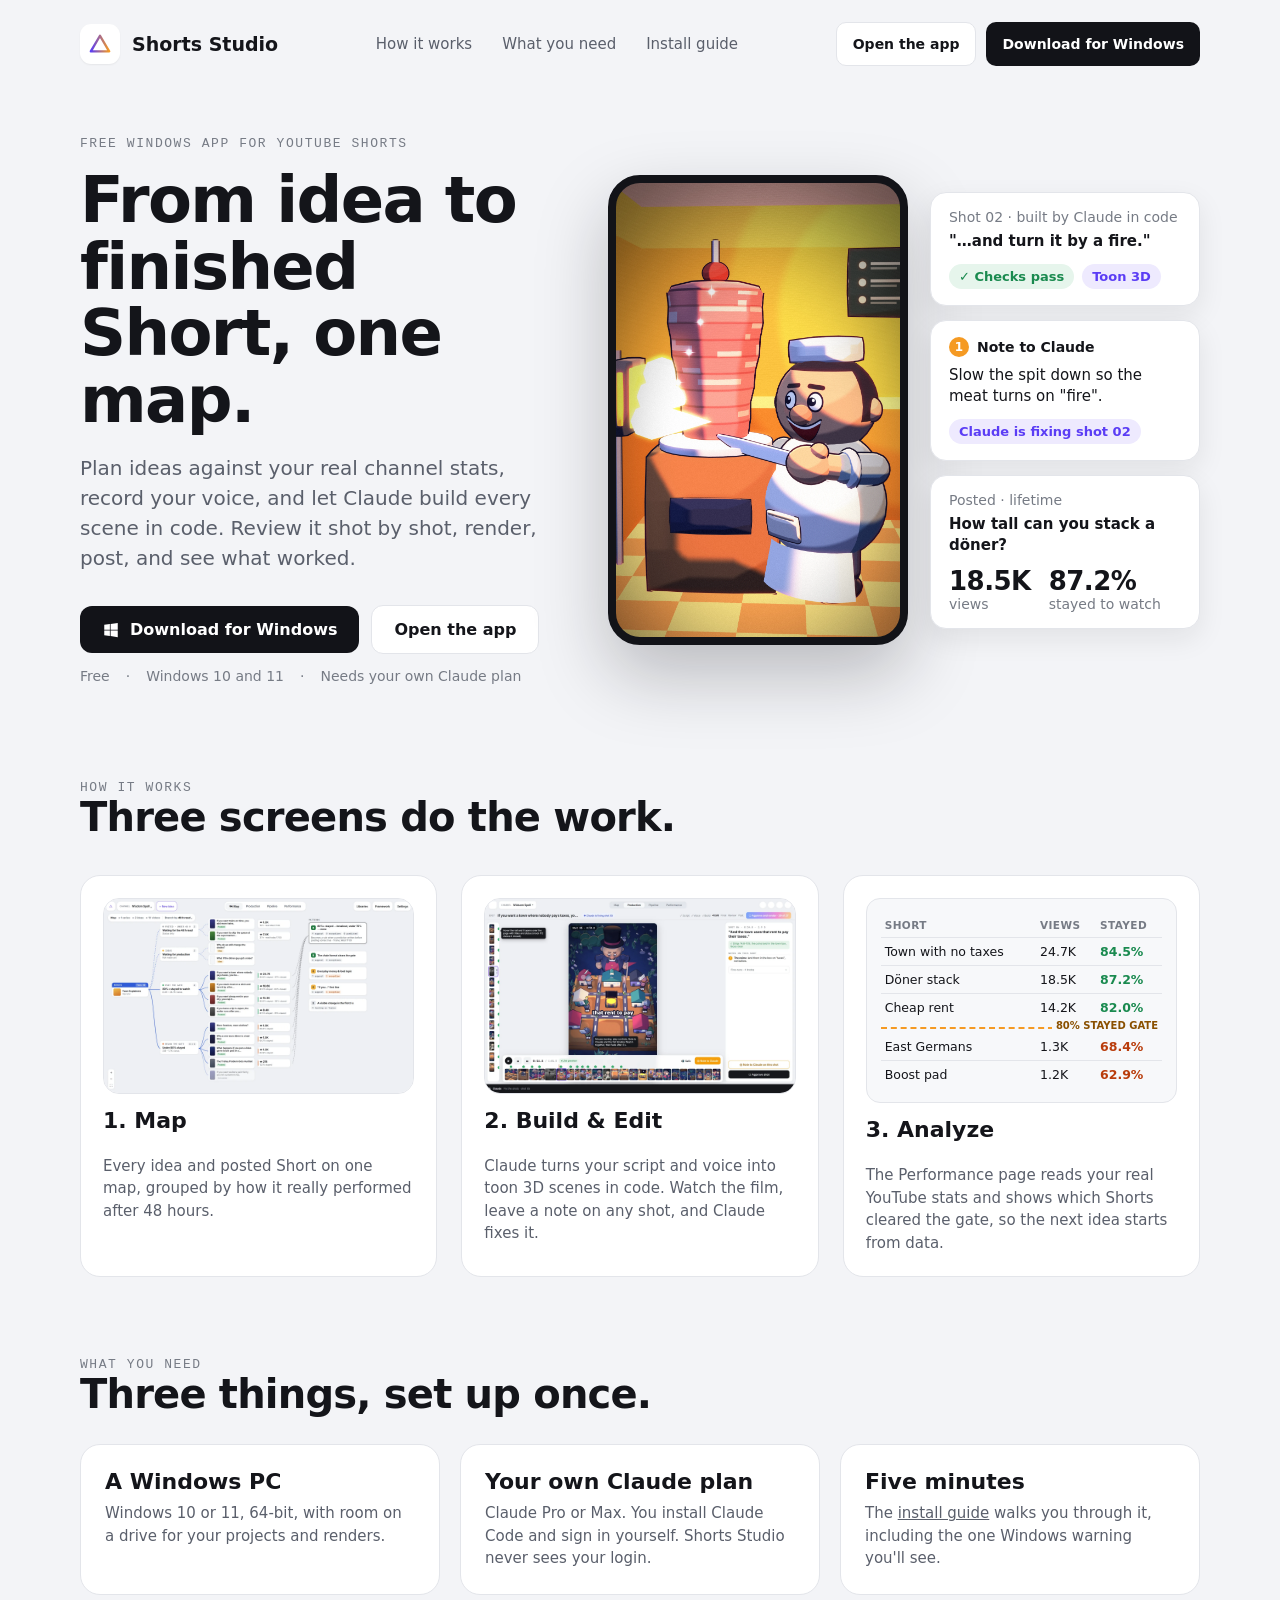
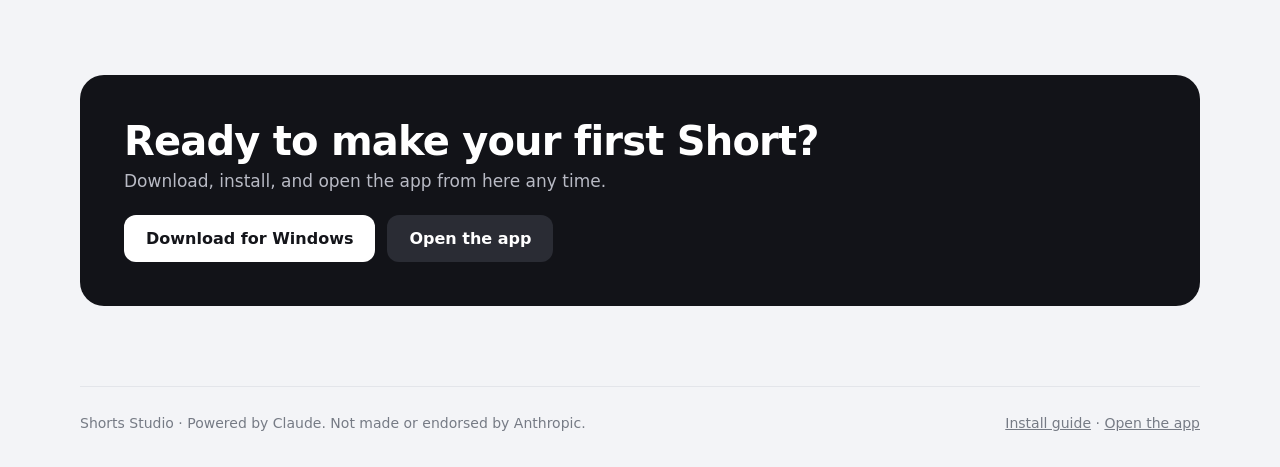
<file: index.html>
<!doctype html>
<html lang="en">
<head>
<meta charset="utf-8">
<meta name="viewport" content="width=device-width, initial-scale=1">
<title>Shorts Studio · Make YouTube Shorts with Claude</title>
<meta name="description" content="Shorts Studio is a free Windows app for YouTube Shorts. Plan ideas against your real channel stats, let Claude build toon 3D scenes in code, review shot by shot, render and post.">
<link rel="icon" href="assets/img/logo.svg" type="image/svg+xml">
<link rel="stylesheet" href="assets/style.css">
</head>
<body data-page="landing">
<div class="wrap">
<nav>
 <a class="brand" href="index.html"><span class="logo"><img src="assets/img/logo.svg" width="22" height="22" alt=""></span>Shorts Studio</a>
 <div class="links"><a href="#how">How it works</a><a href="#need">What you need</a><a href="install.html">Install guide</a></div>
 <div class="nav-cta"><a class="btn ghost sm" href="connect.html">Open the app</a><a class="btn primary sm" href="install.html?dl=1">Download for Windows</a></div>
</nav>

<main>
<section class="hero">
 <div>
  <div class="eyebrow">Free Windows app for YouTube Shorts</div>
  <h1>From idea to finished Short, one map.</h1>
  <p class="lead">Plan ideas against your real channel stats, record your voice, and let Claude build every scene in code. Review it shot by shot, render, post, and see what worked.</p>
  <div class="cta">
   <a class="btn primary" href="install.html?dl=1"><svg width="18" height="18" viewBox="0 0 24 24" fill="#fff" aria-hidden="true"><path d="M3 5l7.5-1v7.5H3zM11.5 3.9L21 2.5v9H11.5zM3 12.5h7.5V20L3 19zM11.5 12.5H21v9l-9.5-1.4z"/></svg>Download for Windows</a>
   <a class="btn ghost" href="connect.html">Open the app</a>
  </div>
  <div class="meta small"><span>Free</span><span>·</span><span>Windows 10 and 11</span><span>·</span><span>Needs your own Claude plan</span></div>
 </div>
 <div class="stage">
  <div class="phone"><img src="assets/img/doner.webp" alt="A toon 3D döner chef turning a tall meat spit by a fire, a frame from a Short built in Shorts Studio"></div>
  <div class="side">
   <div class="float"><div class="small" style="margin-bottom:6px">Shot 02 · built by Claude in code</div><div class="fb" style="font-weight:700">"…and turn it by a fire."</div><div class="fx"><span class="pill green">✓ Checks pass</span><span class="pill violet">Toon 3D</span></div></div>
   <div class="float"><div class="fh"><span class="dot">1</span>Note to Claude</div><div class="fb">Slow the spit down so the meat turns on "fire".</div><div class="fx"><span class="pill violet">Claude is fixing shot 02</span></div></div>
   <div class="float"><div class="small" style="margin-bottom:6px">Posted · lifetime</div><div class="fb" style="font-weight:700;margin-bottom:10px">How tall can you stack a döner?</div><div style="display:flex;gap:18px"><div><div class="big">18.5K</div><div class="small">views</div></div><div><div class="big">87.2%</div><div class="small">stayed to watch</div></div></div></div>
  </div>
 </div>
</section>

<section id="how" style="margin-top:56px">
 <div class="eyebrow">How it works</div>
 <h2>Three screens do the work.</h2>
 <div class="steps">
  <div class="card step"><div class="shot"><img src="assets/img/map.webp" alt="The Map: ideas and posted Shorts grouped by how they performed after 48 hours" loading="lazy"></div><h3>1. Map</h3><p>Every idea and posted Short on one map, grouped by how it really performed after 48 hours.</p></div>
  <div class="card step"><div class="shot"><img src="assets/img/edit.webp" alt="The editor: a toon 3D shot, the shot rail and a note to Claude" loading="lazy"></div><h3>2. Build &amp; Edit</h3><p>Claude turns your script and voice into toon 3D scenes in code. Watch the film, leave a note on any shot, and Claude fixes it.</p></div>
  <div class="card step"><div class="perf" role="table" aria-label="Example performance table">
   <div class="r h" role="row"><span>Short</span><span>Views</span><span>Stayed</span></div>
   <div class="r" role="row"><span>Town with no taxes</span><span>24.7K</span><span class="g">84.5%</span></div>
   <div class="r" role="row"><span>Döner stack</span><span>18.5K</span><span class="g">87.2%</span></div>
   <div class="r last" role="row"><span>Cheap rent</span><span>14.2K</span><span class="g">82.0%</span></div>
   <div class="gate"><span>80% STAYED GATE</span></div>
   <div class="r" role="row"><span>East Germans</span><span>1.3K</span><span class="b">68.4%</span></div>
   <div class="r last" role="row"><span>Boost pad</span><span>1.2K</span><span class="b">62.9%</span></div>
  </div><h3>3. Analyze</h3><p>The Performance page reads your real YouTube stats and shows which Shorts cleared the gate, so the next idea starts from data.</p></div>
 </div>
</section>

<section id="need" style="margin-top:80px">
 <div class="eyebrow">What you need</div>
 <h2>Three things, set up once.</h2>
 <div class="need">
  <div class="card"><h3>A Windows PC</h3><p>Windows 10 or 11, 64-bit, with room on a drive for your projects and renders.</p></div>
  <div class="card"><h3>Your own Claude plan</h3><p>Claude Pro or Max. You install Claude Code and sign in yourself. Shorts Studio never sees your login.</p></div>
  <div class="card"><h3>Five minutes</h3><p>The <a href="install.html">install guide</a> walks you through it, including the one Windows warning you'll see.</p></div>
 </div>
</section>

<div class="band">
 <div><h2 style="margin:0;color:#fff">Ready to make your first Short?</h2><p>Download, install, and open the app from here any time.</p></div>
 <div class="cta" style="margin:0"><a class="btn" style="background:#fff;color:var(--ink)" href="install.html?dl=1">Download for Windows</a><a class="btn" style="background:#2A2C34;color:#fff" href="connect.html">Open the app</a></div>
</div>
</main>

<footer><span>Shorts Studio · Powered by Claude. Not made or endorsed by Anthropic.</span><span><a href="install.html">Install guide</a> · <a href="connect.html">Open the app</a></span></footer>
</div>
<script src="assets/site.js"></script>
</body>
</html>
</file>
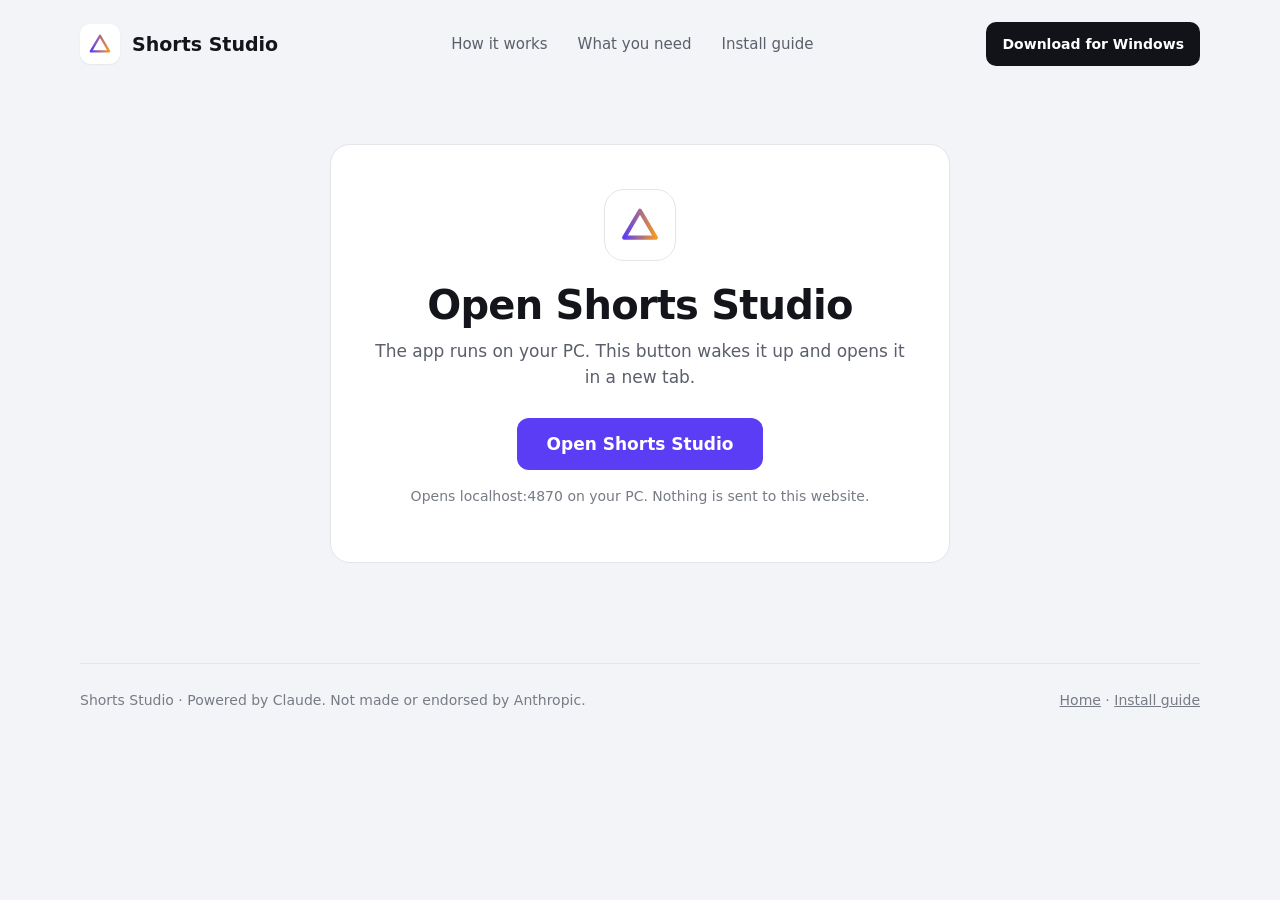
<file: connect.html>
<!doctype html>
<html lang="en">
<head>
<meta charset="utf-8">
<meta name="viewport" content="width=device-width, initial-scale=1">
<title>Open Shorts Studio</title>
<meta name="description" content="Open the Shorts Studio app installed on your Windows PC.">
<link rel="icon" href="assets/img/logo.svg" type="image/svg+xml">
<link rel="stylesheet" href="assets/style.css">
</head>
<body data-page="connect">
<div class="wrap">
<nav>
 <a class="brand" href="index.html"><span class="logo"><img src="assets/img/logo.svg" width="22" height="22" alt=""></span>Shorts Studio</a>
 <div class="links"><a href="index.html#how">How it works</a><a href="index.html#need">What you need</a><a href="install.html">Install guide</a></div>
 <div class="nav-cta"><a class="btn primary sm" href="install.html?dl=1">Download for Windows</a></div>
</nav>

<main class="center">
 <div class="card box" aria-live="polite">
  <div class="appicon"><img src="assets/img/logo.svg" width="38" height="38" alt=""></div>

  <div id="state-ready">
   <h2>Open Shorts Studio</h2>
   <p class="lead" style="font-size:17px">The app runs on your PC. This button wakes it up and opens it in a new tab.</p>
   <div style="margin-top:28px"><button type="button" class="btn violet" style="padding:16px 30px;font-size:17px" data-open-app>Open Shorts Studio</button></div>
   <p class="small" style="margin-top:18px">Opens localhost:4870 on your PC. Nothing is sent to this website.</p>
  </div>

  <div id="state-opening" class="hidden">
   <h2>Opening Shorts Studio…</h2>
   <p class="lead" style="font-size:17px">Your browser asks once whether this site may open the app. Tick "Always allow" so next time it opens straight away.</p>
   <div style="margin-top:28px"><span class="pill violet" style="font-size:15px;padding:10px 16px"><span class="spin"></span>Waiting for the app</span></div>
  </div>

  <div id="state-opened" class="hidden">
   <h2>Shorts Studio is open</h2>
   <p class="lead" style="font-size:17px">Look for the new tab at localhost:4870. You can close this page.</p>
   <div style="margin-top:28px"><button type="button" class="btn ghost" data-open-app>Open it again</button></div>
  </div>
 </div>

 <div id="help" class="hidden" style="width:100%;max-width:620px">
  <div class="card" style="margin-top:18px;padding:22px 26px;display:flex;gap:18px;align-items:center;justify-content:space-between;flex-wrap:wrap;border-color:#F3D2A2;background:#FFF8EE">
   <div><h3 style="font-size:18px;margin:0 0 4px">Nothing happened?</h3><p class="small" style="margin:0;color:var(--sub)">Shorts Studio is probably not installed on this PC yet.</p></div>
   <div style="display:flex;gap:10px;flex-wrap:wrap"><a class="btn primary sm" href="install.html?dl=1">Download for Windows</a><button type="button" class="btn ghost sm" data-open-app>Try again</button></div>
  </div>
  <div class="tips">
   <div class="card"><b>Clicked Cancel by mistake?</b>Press Try again and choose Open Shorts Studio in the browser box.</div>
   <div class="card"><b>Already installed?</b>Open it from the Start menu or the tray icon. Shorts Studio runs on Windows 10 and 11 only.</div>
  </div>
 </div>
</main>

<footer><span>Shorts Studio · Powered by Claude. Not made or endorsed by Anthropic.</span><span><a href="index.html">Home</a> · <a href="install.html">Install guide</a></span></footer>
</div>
<script src="assets/site.js"></script>
</body>
</html>
</file>
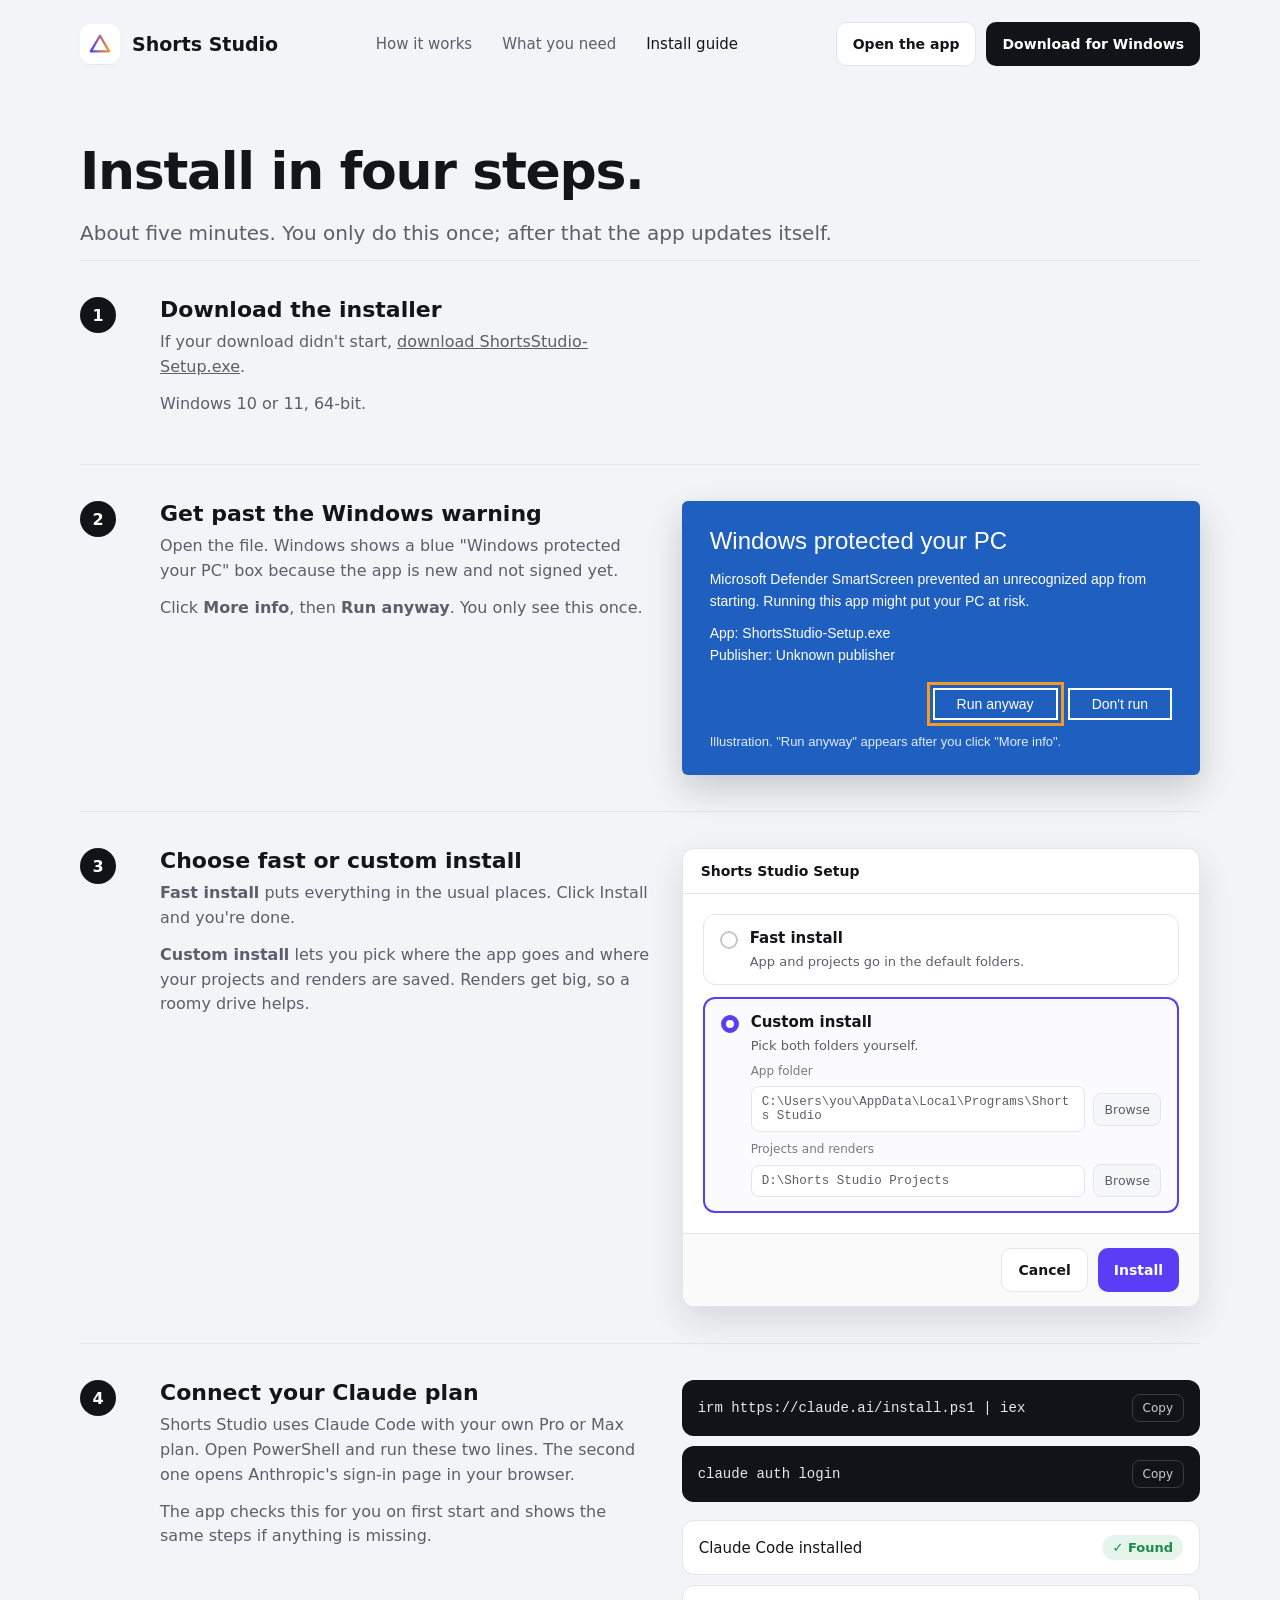
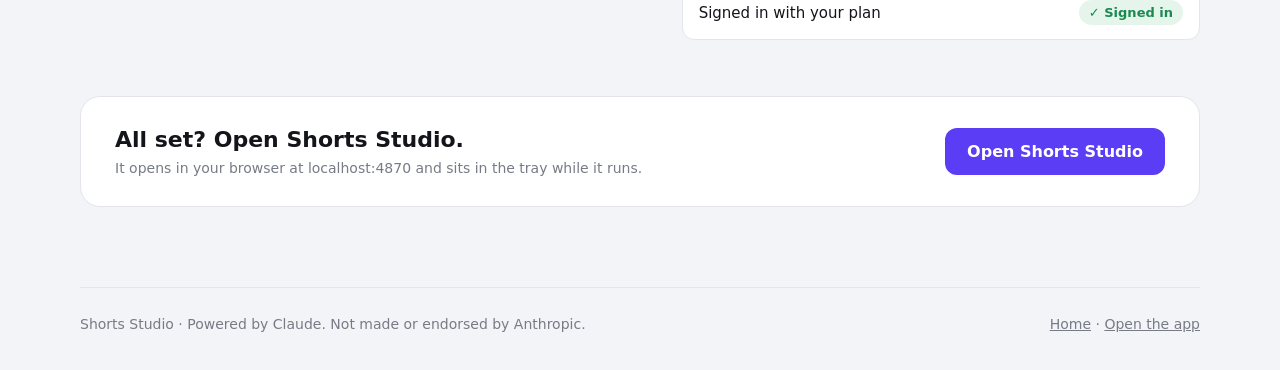
<file: install.html>
<!doctype html>
<html lang="en">
<head>
<meta charset="utf-8">
<meta name="viewport" content="width=device-width, initial-scale=1">
<title>Install guide · Shorts Studio</title>
<meta name="description" content="Install Shorts Studio on Windows in four steps: download, get past the Windows warning, choose fast or custom install, and connect Claude Code.">
<link rel="icon" href="assets/img/logo.svg" type="image/svg+xml">
<link rel="stylesheet" href="assets/style.css">
</head>
<body data-page="install">
<div class="wrap">
<nav>
 <a class="brand" href="index.html"><span class="logo"><img src="assets/img/logo.svg" width="22" height="22" alt=""></span>Shorts Studio</a>
 <div class="links"><a href="index.html#how">How it works</a><a href="index.html#need">What you need</a><a href="install.html" aria-current="page">Install guide</a></div>
 <div class="nav-cta"><a class="btn ghost sm" href="connect.html">Open the app</a><a class="btn primary sm" data-download href="#">Download for Windows</a></div>
</nav>

<main>
<div class="head">
 <span id="dl-note" class="pill green hidden">✓ ShortsStudio-Setup.exe is downloading</span>
 <h1 style="font-size:52px">Install in four steps.</h1>
 <p class="lead">About five minutes. You only do this once; after that the app updates itself.</p>
</div>

<div class="row">
 <div class="num">1</div>
 <div><h3>Download the installer</h3><p>If your download didn't start, <a data-download href="#">download ShortsStudio-Setup.exe</a>.</p><p class="small">Windows 10 or 11, 64-bit.</p></div>
 <div></div>
</div>

<div class="row">
 <div class="num">2</div>
 <div><h3>Get past the Windows warning</h3><p>Open the file. Windows shows a blue "Windows protected your PC" box because the app is new and not signed yet.</p><p>Click <b>More info</b>, then <b>Run anyway</b>. You only see this once.</p></div>
 <figure class="ss" style="margin:0" aria-label="Illustration of the Windows warning box">
  <h4>Windows protected your PC</h4>
  <p>Microsoft Defender SmartScreen prevented an unrecognized app from starting. Running this app might put your PC at risk.</p>
  <p>App: ShortsStudio-Setup.exe<br>Publisher: Unknown publisher</p>
  <div class="btns"><span class="b hi">Run anyway</span><span class="b">Don't run</span></div>
  <figcaption style="color:#E3ECFF;font-size:13px;margin-top:14px">Illustration. "Run anyway" appears after you click "More info".</figcaption>
 </figure>
</div>

<div class="row">
 <div class="num">3</div>
 <div><h3>Choose fast or custom install</h3><p><b>Fast install</b> puts everything in the usual places. Click Install and you're done.</p><p><b>Custom install</b> lets you pick where the app goes and where your projects and renders are saved. Renders get big, so a roomy drive helps.</p></div>
 <figure class="inst" style="margin:0" aria-label="Illustration of the installer">
  <div class="top">Shorts Studio Setup</div>
  <div class="body">
   <div class="opt"><div class="radio"></div><div><b>Fast install</b><span>App and projects go in the default folders.</span></div></div>
   <div class="opt on"><div class="radio"></div><div style="flex:1;min-width:0"><b>Custom install</b><span>Pick both folders yourself.</span>
    <div class="lab">App folder</div><div class="field"><span class="in">C:\Users\you\AppData\Local\Programs\Shorts Studio</span><span class="br">Browse</span></div>
    <div class="lab">Projects and renders</div><div class="field"><span class="in">D:\Shorts Studio Projects</span><span class="br">Browse</span></div>
   </div></div>
  </div>
  <div class="foot"><span class="btn ghost sm">Cancel</span><span class="btn violet sm">Install</span></div>
 </figure>
</div>

<div class="row">
 <div class="num">4</div>
 <div><h3>Connect your Claude plan</h3><p>Shorts Studio uses Claude Code with your own Pro or Max plan. Open PowerShell and run these two lines. The second one opens Anthropic's sign-in page in your browser.</p><p class="small">The app checks this for you on first start and shows the same steps if anything is missing.</p></div>
 <div class="check">
  <div class="term"><code>irm https://claude.ai/install.ps1 | iex</code><button type="button" data-copy="irm https://claude.ai/install.ps1 | iex">Copy</button></div>
  <div class="term"><code>claude auth login</code><button type="button" data-copy="claude auth login">Copy</button></div>
  <div class="ck" style="margin-top:8px"><span>Claude Code installed</span><span class="pill green">✓ Found</span></div>
  <div class="ck"><span>Signed in with your plan</span><span class="pill green">✓ Signed in</span></div>
 </div>
</div>

<div class="card done-card">
 <div><h3>All set? Open Shorts Studio.</h3><p class="small" style="margin:0">It opens in your browser at localhost:4870 and sits in the tray while it runs.</p></div>
 <a class="btn violet" href="connect.html?auto=1">Open Shorts Studio</a>
</div>
</main>

<footer><span>Shorts Studio · Powered by Claude. Not made or endorsed by Anthropic.</span><span><a href="index.html">Home</a> · <a href="connect.html">Open the app</a></span></footer>
</div>
<script src="assets/site.js"></script>
</body>
</html>
</file>
<file: assets/style.css>
/* Shorts Studio site: shared styles for all pages */
*{box-sizing:border-box}
:root{--bg:#F3F4F7;--card:#fff;--ink:#14151A;--sub:#5A5F6B;--muted:#767B85;--line:#E3E5EA;--violet:#5B3DF5;--violet-soft:#EEEAFE;--orange:#F59A23;--green:#1A8A4F;--green-soft:#E6F5EC;--dark:#121318}
body{margin:0;background:var(--bg);font-family:Inter,system-ui,-apple-system,"Segoe UI",sans-serif;color:var(--ink);-webkit-font-smoothing:antialiased}
a{color:inherit}
.wrap{max-width:1200px;margin:0 auto;padding:0 40px}

/* nav */
nav{display:flex;align-items:center;justify-content:space-between;gap:16px;padding:22px 0;flex-wrap:wrap}
.brand{display:flex;align-items:center;gap:12px;font-weight:700;font-size:19px;text-decoration:none}
.logo{width:40px;height:40px;border-radius:11px;background:#fff;display:grid;place-items:center;box-shadow:0 1px 2px rgba(0,0,0,.06)}
.links{display:flex;gap:30px;font-size:15px;font-weight:500}
.links a{color:var(--sub);text-decoration:none}.links a:hover,.links a[aria-current]{color:var(--ink)}
.nav-cta{display:flex;gap:10px}

/* buttons, pills, type */
.btn{white-space:nowrap;display:inline-flex;align-items:center;gap:10px;border-radius:12px;padding:14px 22px;font-weight:600;font-size:16px;border:0;text-decoration:none;cursor:pointer;font-family:inherit;min-height:44px}
.btn.primary{background:var(--dark);color:#fff}
.btn.violet{background:var(--violet);color:#fff}
.btn.ghost{background:#fff;color:var(--ink);border:1px solid var(--line)}
.btn.sm{padding:10px 16px;font-size:14px;border-radius:10px}
.btn:hover{filter:brightness(1.08)}
.eyebrow{font-family:ui-monospace,Menlo,Consolas,monospace;font-size:13px;letter-spacing:.12em;color:var(--muted);text-transform:uppercase}
h1{font-size:64px;line-height:1.04;letter-spacing:-.025em;margin:16px 0 20px;font-weight:800}
h2{font-size:40px;line-height:1.1;letter-spacing:-.02em;margin:0 0 12px;font-weight:800}
h3{font-size:22px;margin:0 0 8px;font-weight:700}
p.lead{font-size:20px;line-height:1.5;color:var(--sub);margin:0}
.small{font-size:14px;color:var(--muted)}
.card{background:var(--card);border:1px solid var(--line);border-radius:20px}
.shot{border-radius:16px;overflow:hidden;border:1px solid var(--line);background:#fff}
.shot img{display:block;width:100%;height:auto}
.pill{display:inline-flex;align-items:center;gap:6px;font-size:13px;font-weight:600;padding:5px 10px;border-radius:999px}
.pill.green{background:var(--green-soft);color:var(--green)}
.pill.violet{background:var(--violet-soft);color:var(--violet)}
code,.code{font-family:ui-monospace,Menlo,Consolas,monospace}
.term{background:var(--dark);color:#E8E9EE;border-radius:12px;padding:14px 16px;font-size:14px;display:flex;justify-content:space-between;align-items:center;gap:12px;overflow-x:auto}
.term button{font-family:inherit;font-size:12px;color:#C9CBD3;background:transparent;border:1px solid #3A3C45;border-radius:8px;padding:6px 10px;cursor:pointer;flex:none}
.num{width:36px;height:36px;border-radius:50%;background:var(--dark);color:#fff;display:grid;place-items:center;font-weight:700;flex:none}
.num.done{background:var(--green)}
footer{border-top:1px solid var(--line);margin-top:80px;padding:28px 0 36px;display:flex;justify-content:space-between;gap:16px;flex-wrap:wrap;font-size:14px;color:var(--muted)}
footer a{color:var(--muted)}
.hidden{display:none!important}

/* landing */
.hero{display:grid;grid-template-columns:1fr 1.15fr;gap:48px;align-items:center;padding:48px 0 40px}
.cta{display:flex;gap:12px;align-items:center;margin-top:32px;flex-wrap:wrap}
.meta{margin-top:14px;display:flex;gap:16px;flex-wrap:wrap}
.stage{display:flex;gap:22px;align-items:center;justify-content:flex-end}
.phone{width:300px;height:470px;flex:none;border-radius:32px;overflow:hidden;border:8px solid #121318;box-shadow:0 30px 70px rgba(20,21,26,.25);background:#121318}
.phone img{width:100%;height:100%;object-fit:cover;display:block}
.side{display:flex;flex-direction:column;gap:14px;width:270px}
.float{background:#fff;border:1px solid var(--line);border-radius:16px;box-shadow:0 10px 28px rgba(20,21,26,.08);padding:16px 18px}
.fh{display:flex;align-items:center;gap:8px;font-weight:700;font-size:14px;margin-bottom:8px}
.dot{width:20px;height:20px;border-radius:50%;background:var(--orange);color:#fff;display:grid;place-items:center;font-size:12px}
.fb{font-size:15px;line-height:1.4}.fx{margin-top:12px;display:flex;gap:8px;flex-wrap:wrap}
.big{font-size:26px;font-weight:800;letter-spacing:-.02em}
.steps{display:grid;grid-template-columns:repeat(3,minmax(0,1fr));gap:24px;margin-top:36px}
.step{padding:22px;display:flex;flex-direction:column;gap:14px}
.step p{margin:0;color:var(--sub);line-height:1.5;font-size:15px}
.perf{padding:14px;background:#F7F8FA;border:1px solid var(--line);border-radius:14px;font-size:12.5px}
.perf .r{display:grid;grid-template-columns:1fr 54px 58px;gap:6px;padding:6px 4px;border-bottom:1px solid var(--line);align-items:center}
.perf .r.last{border-bottom:0}
.perf .h{color:var(--muted);font-weight:600;font-size:10.5px;text-transform:uppercase;letter-spacing:.04em}
.perf .g{color:var(--green);font-weight:700}.perf .b{color:#B93C0B;font-weight:700}
.perf .gate{margin:6px 0 4px;border-top:2px dashed var(--orange);position:relative;height:0}
.perf .gate span{position:absolute;right:0;top:-9px;background:#F7F8FA;color:#8A5000;font-weight:700;font-size:10px;padding:0 4px}
.need{display:grid;grid-template-columns:repeat(3,minmax(0,1fr));gap:20px;margin-top:28px}
.need .card{padding:24px}
.need p{margin:6px 0 0;color:var(--sub);font-size:15px;line-height:1.5}
.band{margin-top:80px;padding:44px;display:flex;justify-content:space-between;align-items:center;gap:24px;flex-wrap:wrap;background:var(--dark);color:#fff;border-radius:24px}
.band p{color:#B8BAC4;margin:8px 0 0;font-size:17px}

/* install guide */
.head{padding:40px 0 12px;max-width:760px}
.row{display:grid;grid-template-columns:52px 1fr 1.05fr;gap:28px;padding:36px 0;border-top:1px solid var(--line);align-items:start}
.row p{color:var(--sub);line-height:1.55;font-size:16px;margin:0 0 12px}
.ss{background:#1F5FBF;color:#fff;border-radius:6px;padding:26px 28px;font-family:"Segoe UI",Inter,sans-serif;box-shadow:0 14px 36px rgba(0,0,0,.18)}
.ss h4{font-size:24px;font-weight:400;margin:0 0 14px}
.ss p{color:#fff;font-size:14px;margin:0 0 10px}
.ss .btns{display:flex;justify-content:flex-end;gap:10px;margin-top:22px}
.ss .b{border:2px solid #fff;padding:6px 22px;font-size:14px}
.ss .b.hi{outline:3px solid var(--orange);outline-offset:3px}
.inst{background:#fff;border:1px solid var(--line);border-radius:12px;box-shadow:0 14px 36px rgba(20,21,26,.12);overflow:hidden}
.inst .top{padding:14px 18px;border-bottom:1px solid var(--line);font-weight:600;font-size:14px}
.inst .body{padding:20px;display:flex;flex-direction:column;gap:12px}
.opt{border:1px solid var(--line);border-radius:12px;padding:14px 16px;display:flex;gap:12px}
.opt.on{border:2px solid var(--violet);background:#FBFAFF}
.radio{width:18px;height:18px;border-radius:50%;border:2px solid #C4C7CF;flex:none;margin-top:2px}
.on .radio{border:5px solid var(--violet)}
.opt b{display:block;font-size:15px;margin-bottom:4px}
.opt span{font-size:13px;color:var(--sub)}
.field{display:flex;gap:8px;align-items:center;margin-top:8px}
.field .in{flex:1;min-width:0;border:1px solid var(--line);border-radius:8px;padding:8px 10px;font-size:12.5px;font-family:ui-monospace,monospace;background:#fff;overflow-wrap:anywhere}
.field .br{border:1px solid var(--line);border-radius:8px;padding:8px 10px;font-size:12.5px;background:#F6F7F9}
.lab{font-size:12px;color:var(--muted);margin-top:10px}
.inst .foot{display:flex;justify-content:flex-end;gap:10px;padding:14px 20px;border-top:1px solid var(--line);background:#FAFAFB}
.check{display:flex;flex-direction:column;gap:10px}
.ck{display:flex;justify-content:space-between;align-items:center;padding:14px 16px;border:1px solid var(--line);border-radius:12px;background:#fff;font-size:15px}
.done-card{margin-top:20px;padding:30px 34px;display:flex;justify-content:space-between;align-items:center;gap:20px;flex-wrap:wrap}

/* connect */
.center{display:flex;flex-direction:column;align-items:center;padding:56px 0 20px}
.box{width:100%;max-width:620px;padding:44px;text-align:center}
.appicon{width:72px;height:72px;border-radius:20px;background:#fff;border:1px solid var(--line);display:grid;place-items:center;margin:0 auto 22px}
.spin{width:18px;height:18px;border-radius:50%;border:3px solid #D9D2FD;border-top-color:var(--violet);display:inline-block;animation:spin .9s linear infinite}
@keyframes spin{to{transform:rotate(360deg)}}
.tips{width:100%;max-width:620px;margin-top:18px;display:grid;grid-template-columns:1fr 1fr;gap:14px}
.tips .card{padding:18px 20px;text-align:left;font-size:14px;color:var(--sub);line-height:1.5}
.tips b{color:var(--ink);display:block;margin-bottom:4px;font-size:15px}

/* phone width */
@media (max-width:900px){
  .wrap{padding:0 16px}
  .links{display:none}
  h1{font-size:42px}
  h2{font-size:30px}
  .hero{grid-template-columns:1fr;gap:32px;padding-top:24px}
  .stage{flex-direction:column;align-items:stretch}
  .phone{width:100%;max-width:300px;margin:0 auto}
  .side{width:100%}
  .steps,.need,.tips{grid-template-columns:1fr}
  .row{grid-template-columns:1fr;gap:14px}
  .band{padding:28px}
  .box{padding:28px 20px}
}
</file>
